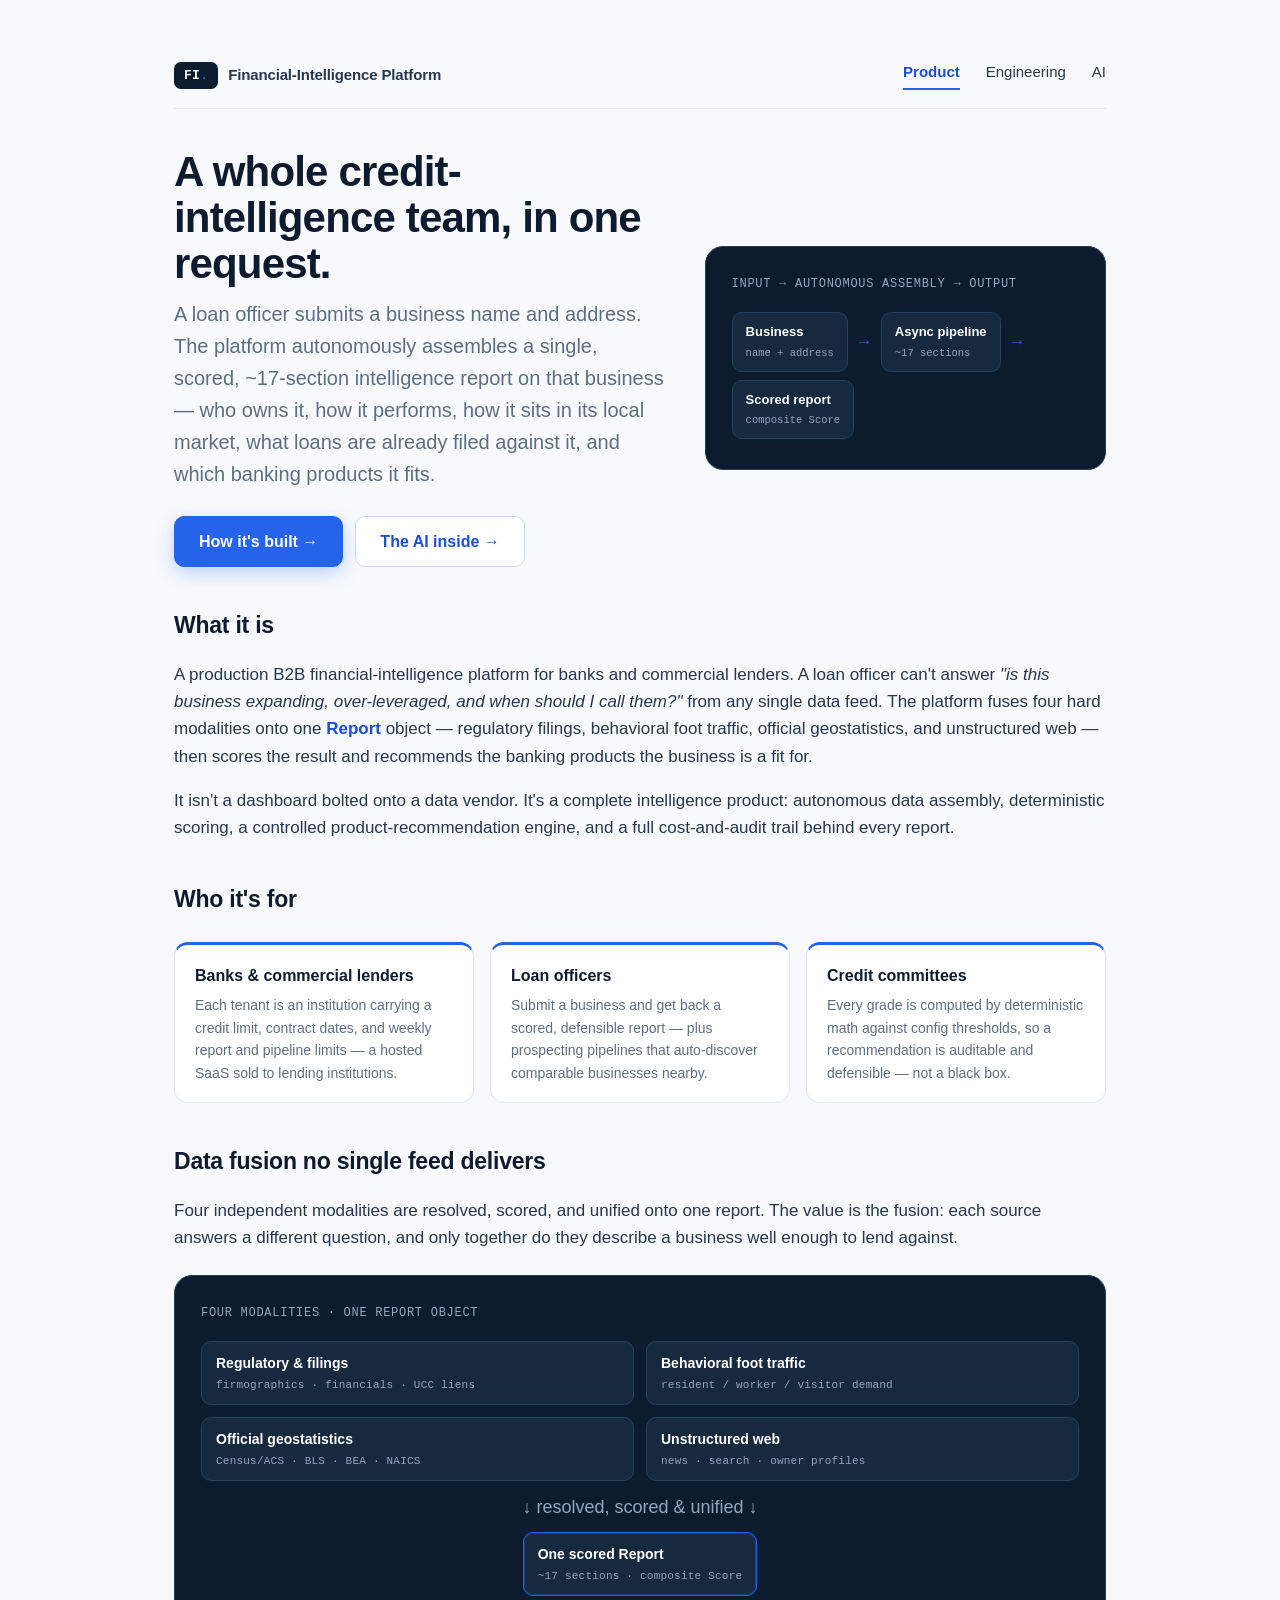
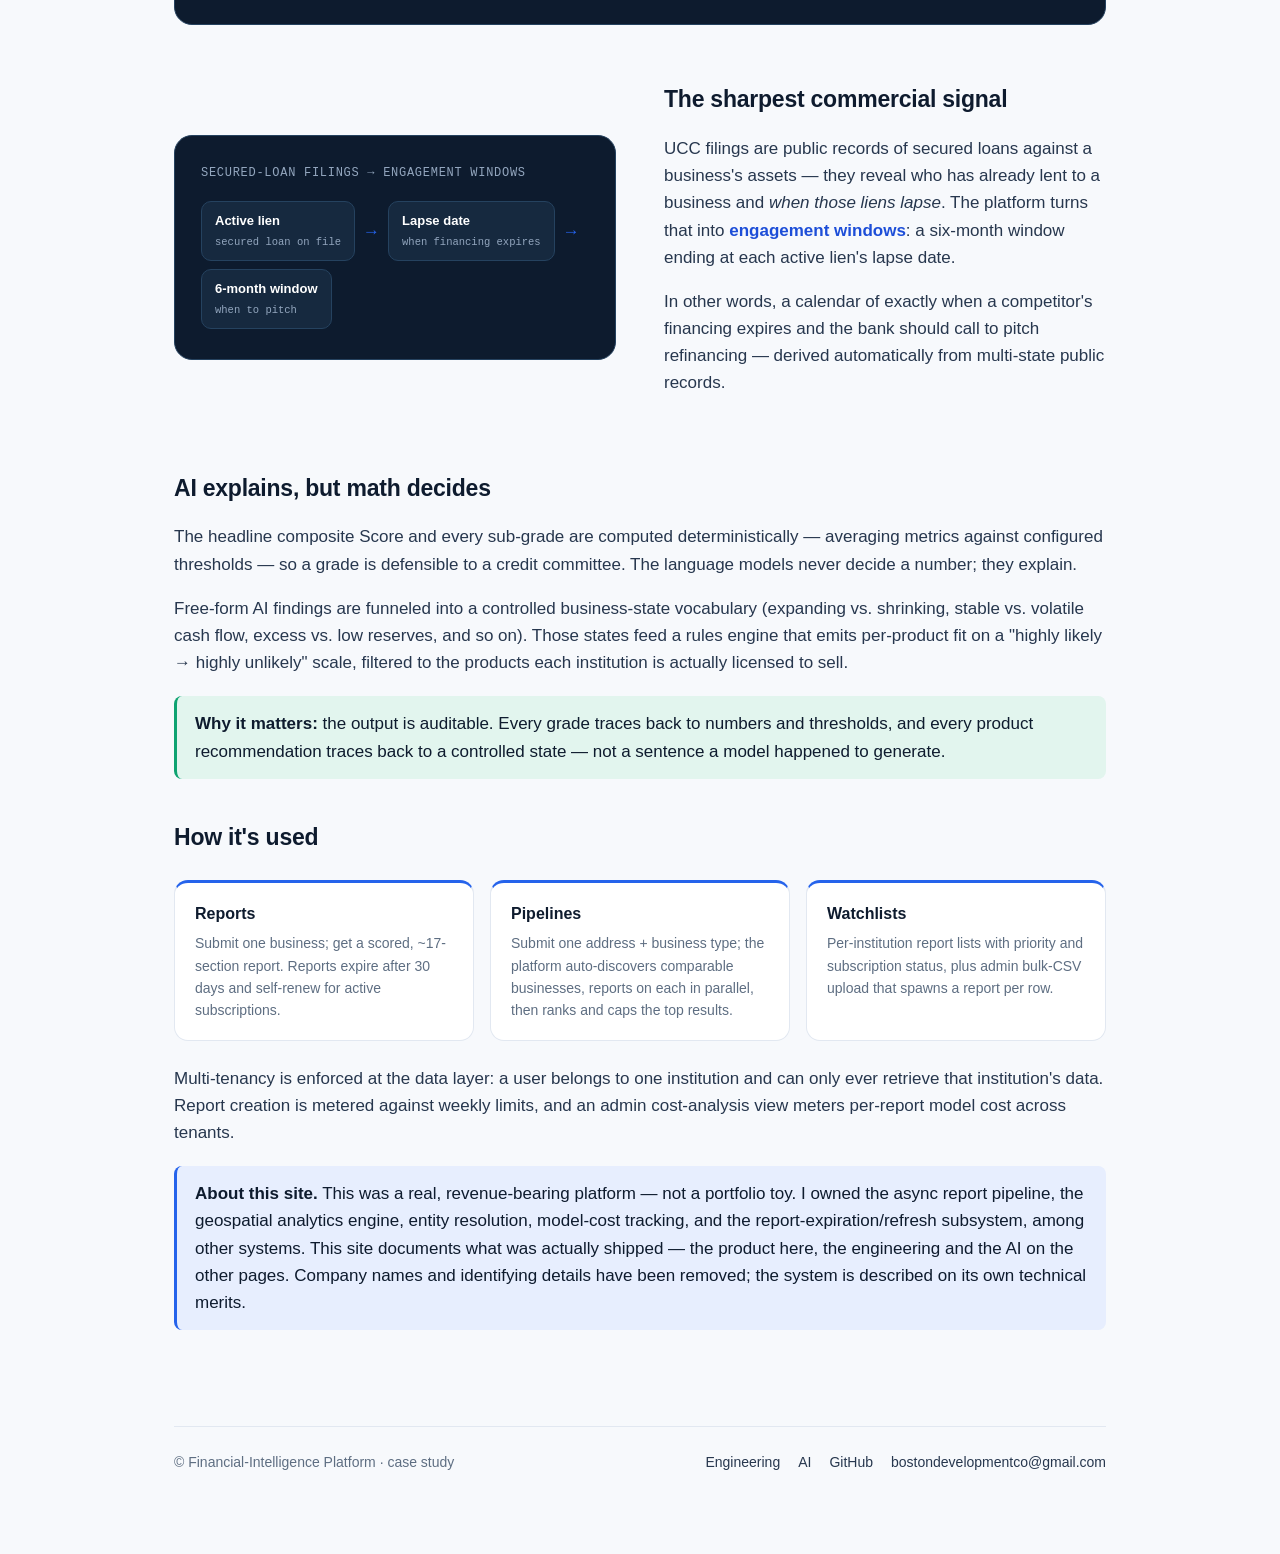
<file: index.html>
<!doctype html>
<html lang="en">
  <head>
    <meta charset="utf-8" />
    <meta name="viewport" content="width=device-width, initial-scale=1" />
    <title>Financial-Intelligence Platform — autonomous business intelligence for lenders</title>
    <meta
      name="description"
      content="A production B2B financial-intelligence platform for banks and commercial lenders: a loan officer submits a business name and address, and the system autonomously assembles a single, scored, ~17-section intelligence report — ownership, financials, local-market position, secured-loan filings, and product fit."
    />
    <link rel="icon" type="image/svg+xml" href="assets/favicon.svg" />
    <meta name="theme-color" content="#0D1B2E" />
    <link rel="stylesheet" href="styles.css" />
  </head>
  <body>
    <main class="page wide">
      <nav class="site-nav" aria-label="Primary">
        <a class="nav-brand" href="index.html" aria-label="Home">
          <span class="brand-mark">FI<span class="dot">.</span></span>
          <span class="brand-text">Financial-Intelligence Platform</span>
        </a>
        <div class="nav-links">
          <a href="index.html" class="active">Product</a>
          <a href="engineering.html">Engineering</a>
          <a href="ai.html">AI</a>
        </div>
      </nav>

      <header class="hero">
        <div class="hero-grid">
          <div class="hero-copy">
            <h1>A whole credit-intelligence team, in one request.</h1>
            <p class="lede">
              A loan officer submits a business name and address. The platform
              autonomously assembles a single, scored, ~17-section intelligence
              report on that business — who owns it, how it performs, how it
              sits in its local market, what loans are already filed against it,
              and which banking products it fits.
            </p>
            <div class="cta-row">
              <a class="btn" href="engineering.html">How it's built →</a>
              <a class="btn btn-secondary" href="ai.html">The AI inside →</a>
            </div>
          </div>
          <div class="hero-visual">
            <div class="diagram">
              <p class="diagram-cap">Input → autonomous assembly → output</p>
              <div class="flow">
                <div class="step"><b>Business</b><small>name + address</small></div>
                <span class="arrow">→</span>
                <div class="step"><b>Async pipeline</b><small>~17 sections</small></div>
                <span class="arrow">→</span>
                <div class="step"><b>Scored report</b><small>composite Score</small></div>
              </div>
            </div>
          </div>
        </div>
      </header>

      <!-- What it is ----------------------------------------------------- -->
      <section>
        <h2>What it is</h2>
        <p>
          A production B2B financial-intelligence platform for banks and
          commercial lenders. A loan officer can't answer
          <em>"is this business expanding, over-leveraged, and when should I
          call them?"</em> from any single data feed. The platform fuses four
          hard modalities onto one <span class="accent-b">Report</span> object —
          regulatory filings, behavioral foot traffic, official geostatistics,
          and unstructured web — then scores the result and recommends the
          banking products the business is a fit for.
        </p>
        <p>
          It isn't a dashboard bolted onto a data vendor. It's a complete
          intelligence product: autonomous data assembly, deterministic scoring,
          a controlled product-recommendation engine, and a full cost-and-audit
          trail behind every report.
        </p>
      </section>

      <!-- Who it's for --------------------------------------------------- -->
      <section>
        <h2>Who it's for</h2>
        <div class="persona-grid">
          <div class="persona">
            <h3>Banks &amp; commercial lenders</h3>
            <p>Each tenant is an institution carrying a credit limit, contract dates, and weekly report and pipeline limits — a hosted SaaS sold to lending institutions.</p>
          </div>
          <div class="persona">
            <h3>Loan officers</h3>
            <p>Submit a business and get back a scored, defensible report — plus prospecting pipelines that auto-discover comparable businesses nearby.</p>
          </div>
          <div class="persona">
            <h3>Credit committees</h3>
            <p>Every grade is computed by deterministic math against config thresholds, so a recommendation is auditable and defensible — not a black box.</p>
          </div>
        </div>
      </section>

      <!-- Data fusion diagram -------------------------------------------- -->
      <section>
        <h2>Data fusion no single feed delivers</h2>
        <p>
          Four independent modalities are resolved, scored, and unified onto one
          report. The value is the fusion: each source answers a different
          question, and only together do they describe a business well enough to
          lend against.
        </p>
        <div class="diagram">
          <p class="diagram-cap">Four modalities · one Report object</p>
          <div class="node-grid">
            <div class="node"><b>Regulatory &amp; filings</b><small>firmographics · financials · UCC liens</small></div>
            <div class="node"><b>Behavioral foot traffic</b><small>resident / worker / visitor demand</small></div>
            <div class="node"><b>Official geostatistics</b><small>Census/ACS · BLS · BEA · NAICS</small></div>
            <div class="node"><b>Unstructured web</b><small>news · search · owner profiles</small></div>
          </div>
          <div class="converge">↓ resolved, scored &amp; unified ↓</div>
          <div class="dag">
            <div class="rung">
              <div class="node accent"><b>One scored Report</b><small>~17 sections · composite Score</small></div>
            </div>
          </div>
        </div>
      </section>

      <!-- Feature: filings / engagement windows -------------------------- -->
      <section class="feature-row">
        <div class="feature-shot">
          <div class="diagram">
            <p class="diagram-cap">Secured-loan filings → engagement windows</p>
            <div class="flow">
              <div class="step"><b>Active lien</b><small>secured loan on file</small></div>
              <span class="arrow">→</span>
              <div class="step"><b>Lapse date</b><small>when financing expires</small></div>
              <span class="arrow">→</span>
              <div class="step"><b>6-month window</b><small>when to pitch</small></div>
            </div>
          </div>
        </div>
        <div class="feature-copy">
          <h2>The sharpest commercial signal</h2>
          <p>
            UCC filings are public records of secured loans against a business's
            assets — they reveal who has already lent to a business and
            <em>when those liens lapse</em>. The platform turns that into
            <span class="accent-b">engagement windows</span>: a six-month window
            ending at each active lien's lapse date.
          </p>
          <p>
            In other words, a calendar of exactly when a competitor's financing
            expires and the bank should call to pitch refinancing — derived
            automatically from multi-state public records.
          </p>
        </div>
      </section>

      <!-- The deterministic bridge --------------------------------------- -->
      <section>
        <h2>AI explains, but math decides</h2>
        <p>
          The headline composite Score and every sub-grade are computed
          deterministically — averaging metrics against configured thresholds —
          so a grade is defensible to a credit committee. The language models
          never decide a number; they explain.
        </p>
        <p>
          Free-form AI findings are funneled into a controlled business-state
          vocabulary (expanding vs. shrinking, stable vs. volatile cash flow,
          excess vs. low reserves, and so on). Those states feed a rules engine
          that emits per-product fit on a "highly likely → highly unlikely"
          scale, filtered to the products each institution is actually licensed
          to sell.
        </p>
        <div class="callout green">
          <p>
            <strong>Why it matters:</strong> the output is auditable. Every grade
            traces back to numbers and thresholds, and every product
            recommendation traces back to a controlled state — not a sentence a
            model happened to generate.
          </p>
        </div>
      </section>

      <!-- Workflows ------------------------------------------------------ -->
      <section>
        <h2>How it's used</h2>
        <div class="persona-grid">
          <div class="persona">
            <h3>Reports</h3>
            <p>Submit one business; get a scored, ~17-section report. Reports expire after 30 days and self-renew for active subscriptions.</p>
          </div>
          <div class="persona">
            <h3>Pipelines</h3>
            <p>Submit one address + business type; the platform auto-discovers comparable businesses, reports on each in parallel, then ranks and caps the top results.</p>
          </div>
          <div class="persona">
            <h3>Watchlists</h3>
            <p>Per-institution report lists with priority and subscription status, plus admin bulk-CSV upload that spawns a report per row.</p>
          </div>
        </div>
        <p>
          Multi-tenancy is enforced at the data layer: a user belongs to one
          institution and can only ever retrieve that institution's data. Report
          creation is metered against weekly limits, and an admin cost-analysis
          view meters per-report model cost across tenants.
        </p>
      </section>

      <!-- Honest framing ------------------------------------------------- -->
      <section class="callout">
        <p>
          <strong>About this site.</strong> This was a real, revenue-bearing
          platform — not a portfolio toy. I owned the async report pipeline, the
          geospatial analytics engine, entity resolution, model-cost tracking,
          and the report-expiration/refresh subsystem, among other systems. This
          site documents what was actually shipped — the product here, the
          engineering and the AI on the other pages. Company names and
          identifying details have been removed; the system is described on its
          own technical merits.
        </p>
      </section>

      <footer class="site-footer">
        <p>© Financial-Intelligence Platform · case study</p>
        <div class="footer-links">
          <a href="engineering.html">Engineering</a>
          <a href="ai.html">AI</a>
          <a href="https://github.com/bostondevelopment/">GitHub</a>
          <a href="mailto:bostondevelopmentco@gmail.com">bostondevelopmentco@gmail.com</a>
        </div>
      </footer>
    </main>
  </body>
</html>
</file>
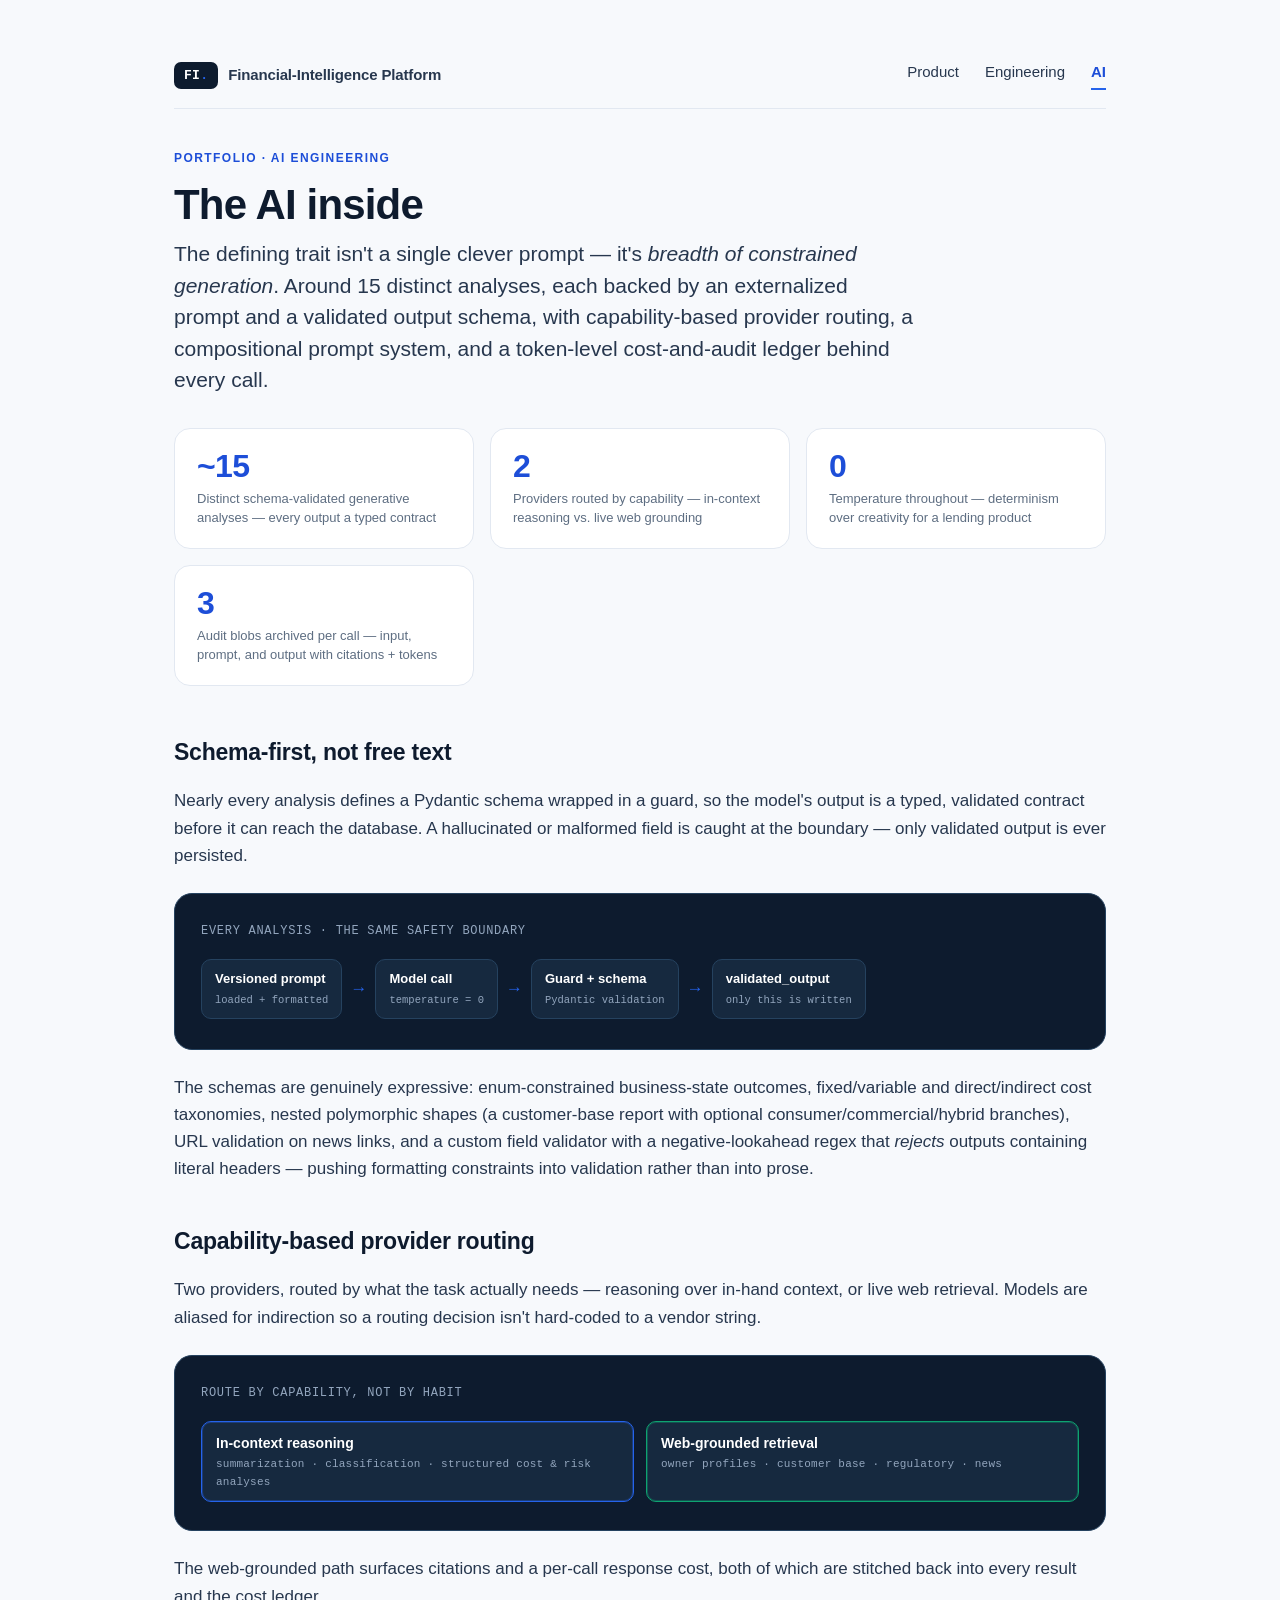
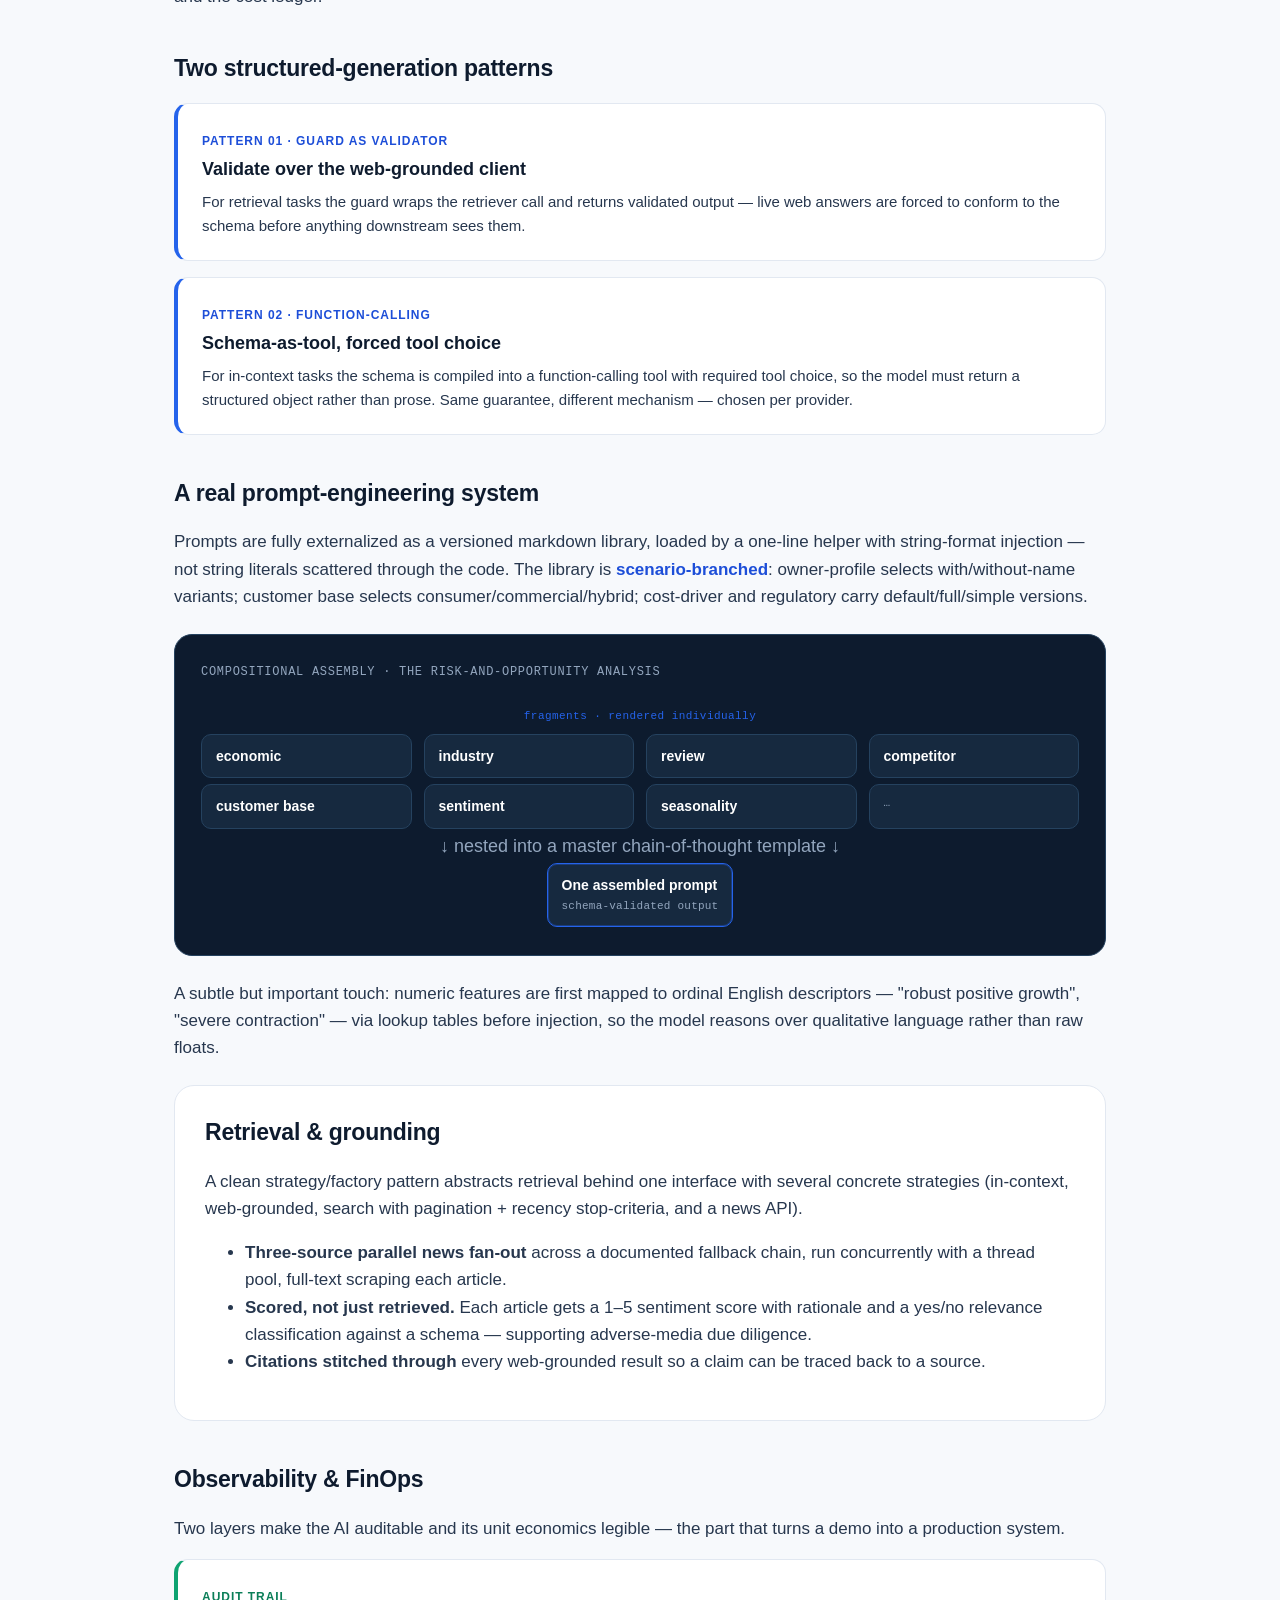
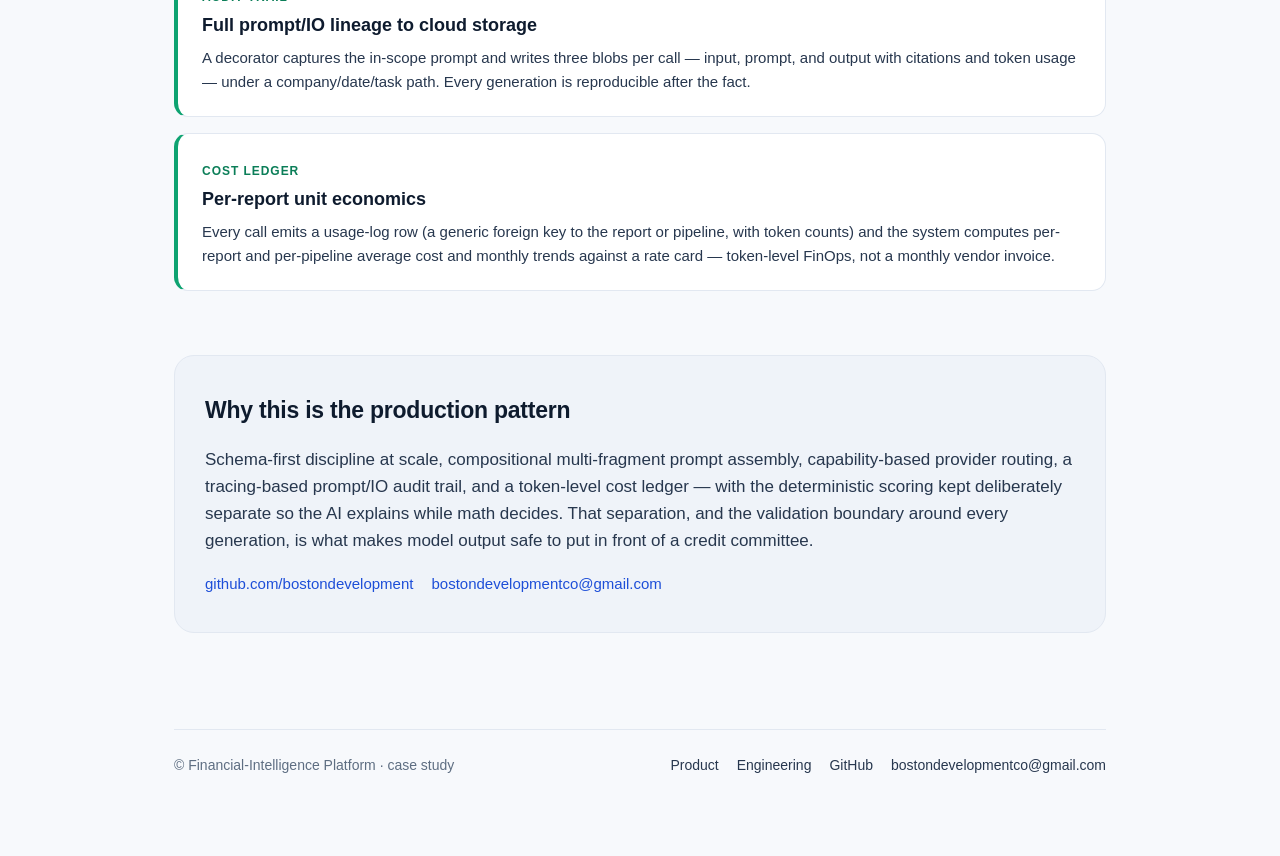
<file: ai.html>
<!doctype html>
<html lang="en">
  <head>
    <meta charset="utf-8" />
    <meta name="viewport" content="width=device-width, initial-scale=1" />
    <title>AI engineering — constrained generation, structured output, and a cost-and-audit ledger</title>
    <meta
      name="description"
      content="The AI inside the platform: ~15 schema-validated generative analyses with capability-based multi-provider routing, Pydantic + Guardrails structured output, a compositional prompt-engineering system, retrieval grounding, and a token-level cost ledger with a full prompt/IO audit trail."
    />
    <link rel="icon" type="image/svg+xml" href="assets/favicon.svg" />
    <meta name="theme-color" content="#0D1B2E" />
    <link rel="stylesheet" href="styles.css" />
  </head>
  <body>
    <main class="page wide">
      <nav class="site-nav" aria-label="Primary">
        <a class="nav-brand" href="index.html" aria-label="Home">
          <span class="brand-mark">FI<span class="dot">.</span></span>
          <span class="brand-text">Financial-Intelligence Platform</span>
        </a>
        <div class="nav-links">
          <a href="index.html">Product</a>
          <a href="engineering.html">Engineering</a>
          <a href="ai.html" class="active">AI</a>
        </div>
      </nav>

      <header>
        <p class="kicker">Portfolio · AI engineering</p>
        <h1>The AI inside</h1>
        <p class="page-lede">
          The defining trait isn't a single clever prompt — it's
          <em>breadth of constrained generation</em>. Around 15 distinct
          analyses, each backed by an externalized prompt and a validated output
          schema, with capability-based provider routing, a compositional prompt
          system, and a token-level cost-and-audit ledger behind every call.
        </p>
      </header>

      <!-- Stat grid ------------------------------------------------------ -->
      <section>
        <div class="stat-grid">
          <div class="stat">
            <span class="stat-num">~15</span>
            <span class="stat-label">Distinct schema-validated generative analyses — every output a typed contract</span>
          </div>
          <div class="stat">
            <span class="stat-num">2</span>
            <span class="stat-label">Providers routed by capability — in-context reasoning vs. live web grounding</span>
          </div>
          <div class="stat">
            <span class="stat-num">0</span>
            <span class="stat-label">Temperature throughout — determinism over creativity for a lending product</span>
          </div>
          <div class="stat">
            <span class="stat-num">3</span>
            <span class="stat-label">Audit blobs archived per call — input, prompt, and output with citations + tokens</span>
          </div>
        </div>
      </section>

      <!-- Thesis: constrained generation --------------------------------- -->
      <section>
        <h2>Schema-first, not free text</h2>
        <p>
          Nearly every analysis defines a Pydantic schema wrapped in a guard, so
          the model's output is a typed, validated contract before it can reach
          the database. A hallucinated or malformed field is caught at the
          boundary — only validated output is ever persisted.
        </p>
        <div class="diagram">
          <p class="diagram-cap">Every analysis · the same safety boundary</p>
          <div class="flow">
            <div class="step"><b>Versioned prompt</b><small>loaded + formatted</small></div>
            <span class="arrow">→</span>
            <div class="step"><b>Model call</b><small>temperature = 0</small></div>
            <span class="arrow">→</span>
            <div class="step"><b>Guard + schema</b><small>Pydantic validation</small></div>
            <span class="arrow">→</span>
            <div class="step"><b>validated_output</b><small>only this is written</small></div>
          </div>
        </div>
        <p>
          The schemas are genuinely expressive: enum-constrained business-state
          outcomes, fixed/variable and direct/indirect cost taxonomies, nested
          polymorphic shapes (a customer-base report with optional
          consumer/commercial/hybrid branches), URL validation on news links, and
          a custom field validator with a negative-lookahead regex that
          <em>rejects</em> outputs containing literal headers — pushing
          formatting constraints into validation rather than into prose.
        </p>
      </section>

      <!-- Multi-provider routing ----------------------------------------- -->
      <section>
        <h2>Capability-based provider routing</h2>
        <p>
          Two providers, routed by what the task actually needs — reasoning over
          in-hand context, or live web retrieval. Models are aliased for
          indirection so a routing decision isn't hard-coded to a vendor string.
        </p>
        <div class="diagram">
          <p class="diagram-cap">Route by capability, not by habit</p>
          <div class="node-grid">
            <div class="node accent">
              <b>In-context reasoning</b>
              <small>summarization · classification · structured cost &amp; risk analyses</small>
            </div>
            <div class="node green">
              <b>Web-grounded retrieval</b>
              <small>owner profiles · customer base · regulatory · news</small>
            </div>
          </div>
        </div>
        <p>
          The web-grounded path surfaces citations and a per-call response cost,
          both of which are stitched back into every result and the cost ledger.
        </p>
      </section>

      <!-- Structured generation patterns --------------------------------- -->
      <section>
        <h2>Two structured-generation patterns</h2>
        <div class="engine">
          <span class="engine-num">Pattern 01 · Guard as validator</span>
          <h3>Validate over the web-grounded client</h3>
          <p>
            For retrieval tasks the guard wraps the retriever call and returns
            validated output — live web answers are forced to conform to the
            schema before anything downstream sees them.
          </p>
        </div>
        <div class="engine">
          <span class="engine-num">Pattern 02 · Function-calling</span>
          <h3>Schema-as-tool, forced tool choice</h3>
          <p>
            For in-context tasks the schema is compiled into a function-calling
            tool with required tool choice, so the model must return a structured
            object rather than prose. Same guarantee, different mechanism — chosen
            per provider.
          </p>
        </div>
      </section>

      <!-- Prompt engineering system -------------------------------------- -->
      <section>
        <h2>A real prompt-engineering system</h2>
        <p>
          Prompts are fully externalized as a versioned markdown library, loaded
          by a one-line helper with string-format injection — not string
          literals scattered through the code. The library is
          <span class="accent-b">scenario-branched</span>: owner-profile selects
          with/without-name variants; customer base selects
          consumer/commercial/hybrid; cost-driver and regulatory carry
          default/full/simple versions.
        </p>
        <div class="diagram">
          <p class="diagram-cap">Compositional assembly · the risk-and-opportunity analysis</p>
          <div class="dag">
            <div class="rung-label">fragments · rendered individually</div>
            <div class="fan cols-4">
              <div class="node"><b>economic</b></div>
              <div class="node"><b>industry</b></div>
              <div class="node"><b>review</b></div>
              <div class="node"><b>competitor</b></div>
            </div>
            <div class="fan cols-4">
              <div class="node"><b>customer base</b></div>
              <div class="node"><b>sentiment</b></div>
              <div class="node"><b>seasonality</b></div>
              <div class="node"><small>…</small></div>
            </div>
            <div class="connector">↓ nested into a master chain-of-thought template ↓</div>
            <div class="rung">
              <div class="node accent"><b>One assembled prompt</b><small>schema-validated output</small></div>
            </div>
          </div>
        </div>
        <p>
          A subtle but important touch: numeric features are first mapped to
          ordinal English descriptors — "robust positive growth", "severe
          contraction" — via lookup tables before injection, so the model reasons
          over qualitative language rather than raw floats.
        </p>
      </section>

      <!-- Retrieval & grounding ------------------------------------------ -->
      <section class="card">
        <h2>Retrieval &amp; grounding</h2>
        <p>
          A clean strategy/factory pattern abstracts retrieval behind one
          interface with several concrete strategies (in-context, web-grounded,
          search with pagination + recency stop-criteria, and a news API).
        </p>
        <ul>
          <li>
            <strong>Three-source parallel news fan-out</strong> across a
            documented fallback chain, run concurrently with a thread pool, full-text
            scraping each article.
          </li>
          <li>
            <strong>Scored, not just retrieved.</strong> Each article gets a 1–5
            sentiment score with rationale and a yes/no relevance classification
            against a schema — supporting adverse-media due diligence.
          </li>
          <li>
            <strong>Citations stitched through</strong> every web-grounded result
            so a claim can be traced back to a source.
          </li>
        </ul>
      </section>

      <!-- Observability / FinOps ----------------------------------------- -->
      <section>
        <h2>Observability &amp; FinOps</h2>
        <p>
          Two layers make the AI auditable and its unit economics legible — the
          part that turns a demo into a production system.
        </p>
        <div class="engine green">
          <span class="engine-num">Audit trail</span>
          <h3>Full prompt/IO lineage to cloud storage</h3>
          <p>
            A decorator captures the in-scope prompt and writes three blobs per
            call — input, prompt, and output with citations and token usage —
            under a company/date/task path. Every generation is reproducible
            after the fact.
          </p>
        </div>
        <div class="engine green">
          <span class="engine-num">Cost ledger</span>
          <h3>Per-report unit economics</h3>
          <p>
            Every call emits a usage-log row (a generic foreign key to the report
            or pipeline, with token counts) and the system computes per-report and
            per-pipeline average cost and monthly trends against a rate card —
            token-level FinOps, not a monthly vendor invoice.
          </p>
        </div>
      </section>

      <!-- Closing -------------------------------------------------------- -->
      <section class="closing">
        <h2>Why this is the production pattern</h2>
        <p>
          Schema-first discipline at scale, compositional multi-fragment prompt
          assembly, capability-based provider routing, a tracing-based prompt/IO
          audit trail, and a token-level cost ledger — with the deterministic
          scoring kept deliberately separate so the AI explains while math
          decides. That separation, and the validation boundary around every
          generation, is what makes model output safe to put in front of a credit
          committee.
        </p>
        <div class="contact-row">
          <a href="https://github.com/bostondevelopment/">github.com/bostondevelopment</a>
          <a href="mailto:bostondevelopmentco@gmail.com">bostondevelopmentco@gmail.com</a>
        </div>
      </section>

      <footer class="site-footer">
        <p>© Financial-Intelligence Platform · case study</p>
        <div class="footer-links">
          <a href="index.html">Product</a>
          <a href="engineering.html">Engineering</a>
          <a href="https://github.com/bostondevelopment/">GitHub</a>
          <a href="mailto:bostondevelopmentco@gmail.com">bostondevelopmentco@gmail.com</a>
        </div>
      </footer>
    </main>
  </body>
</html>
</file>
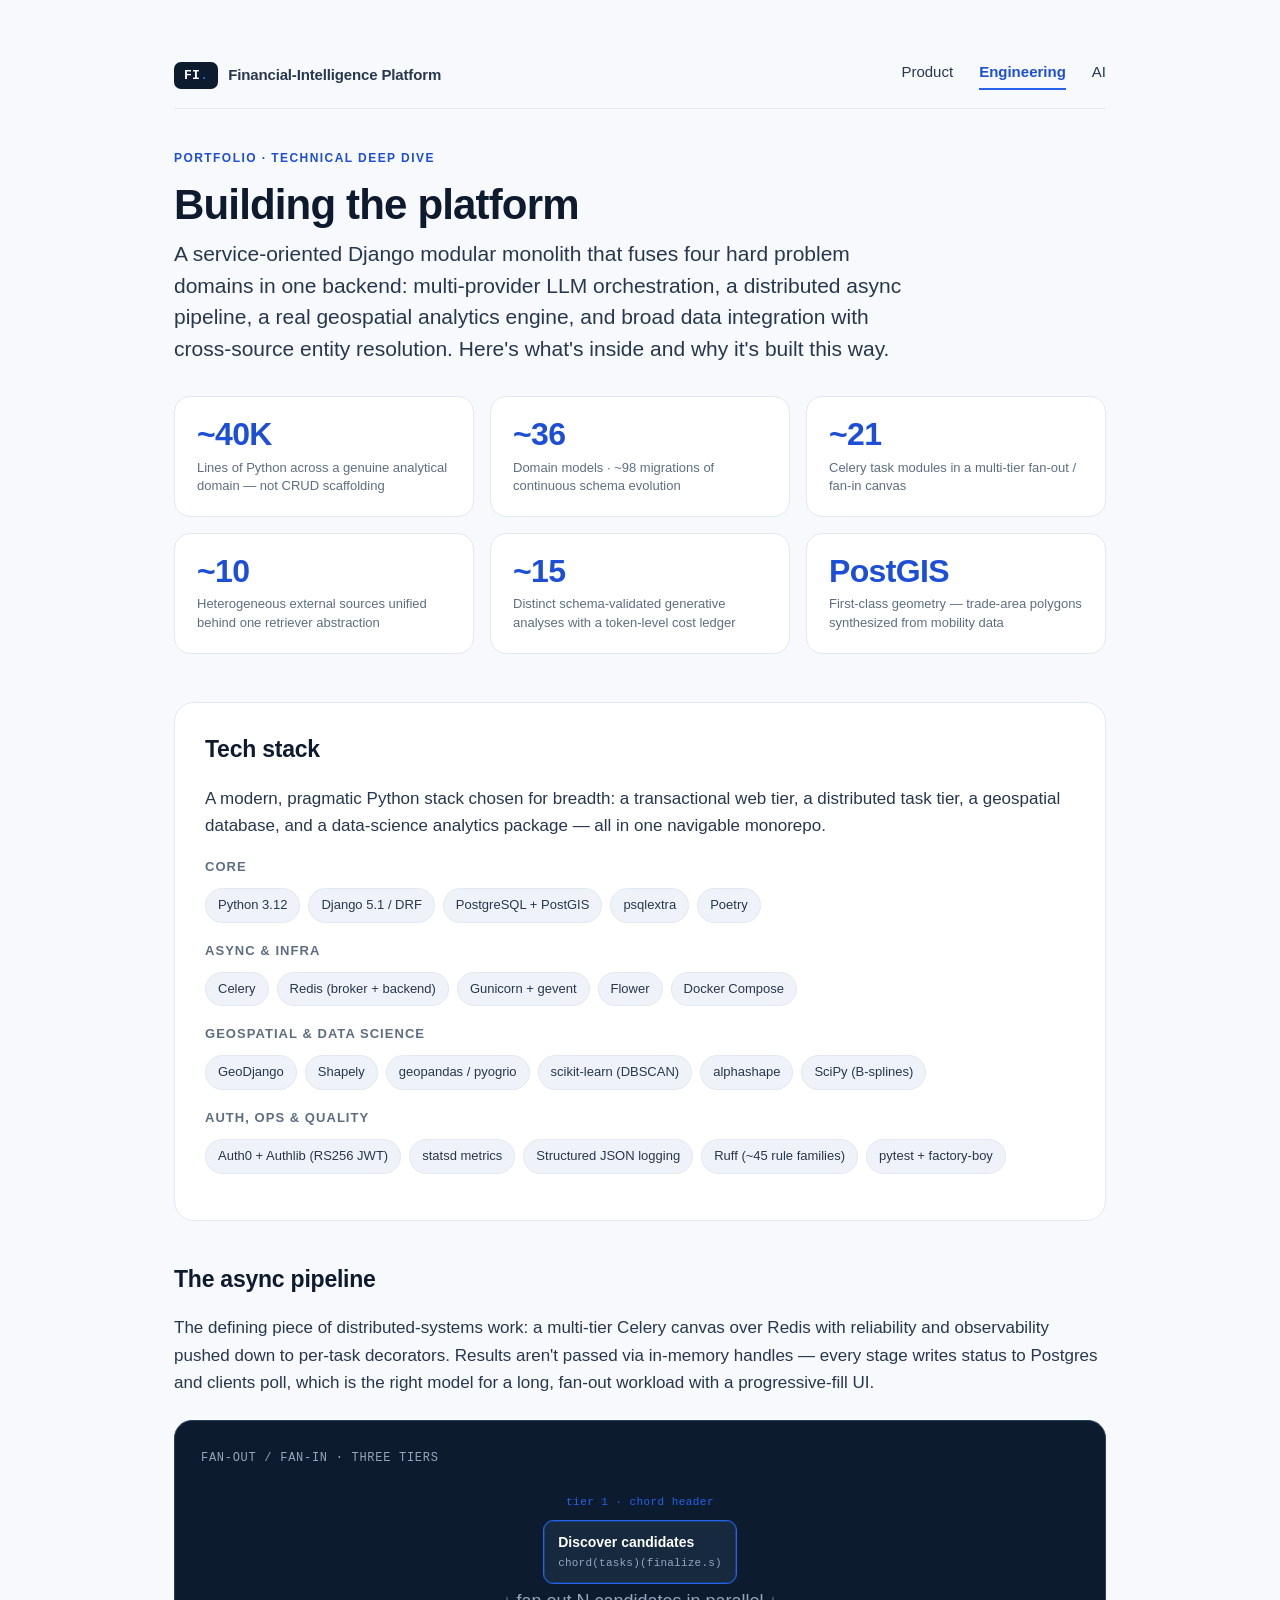
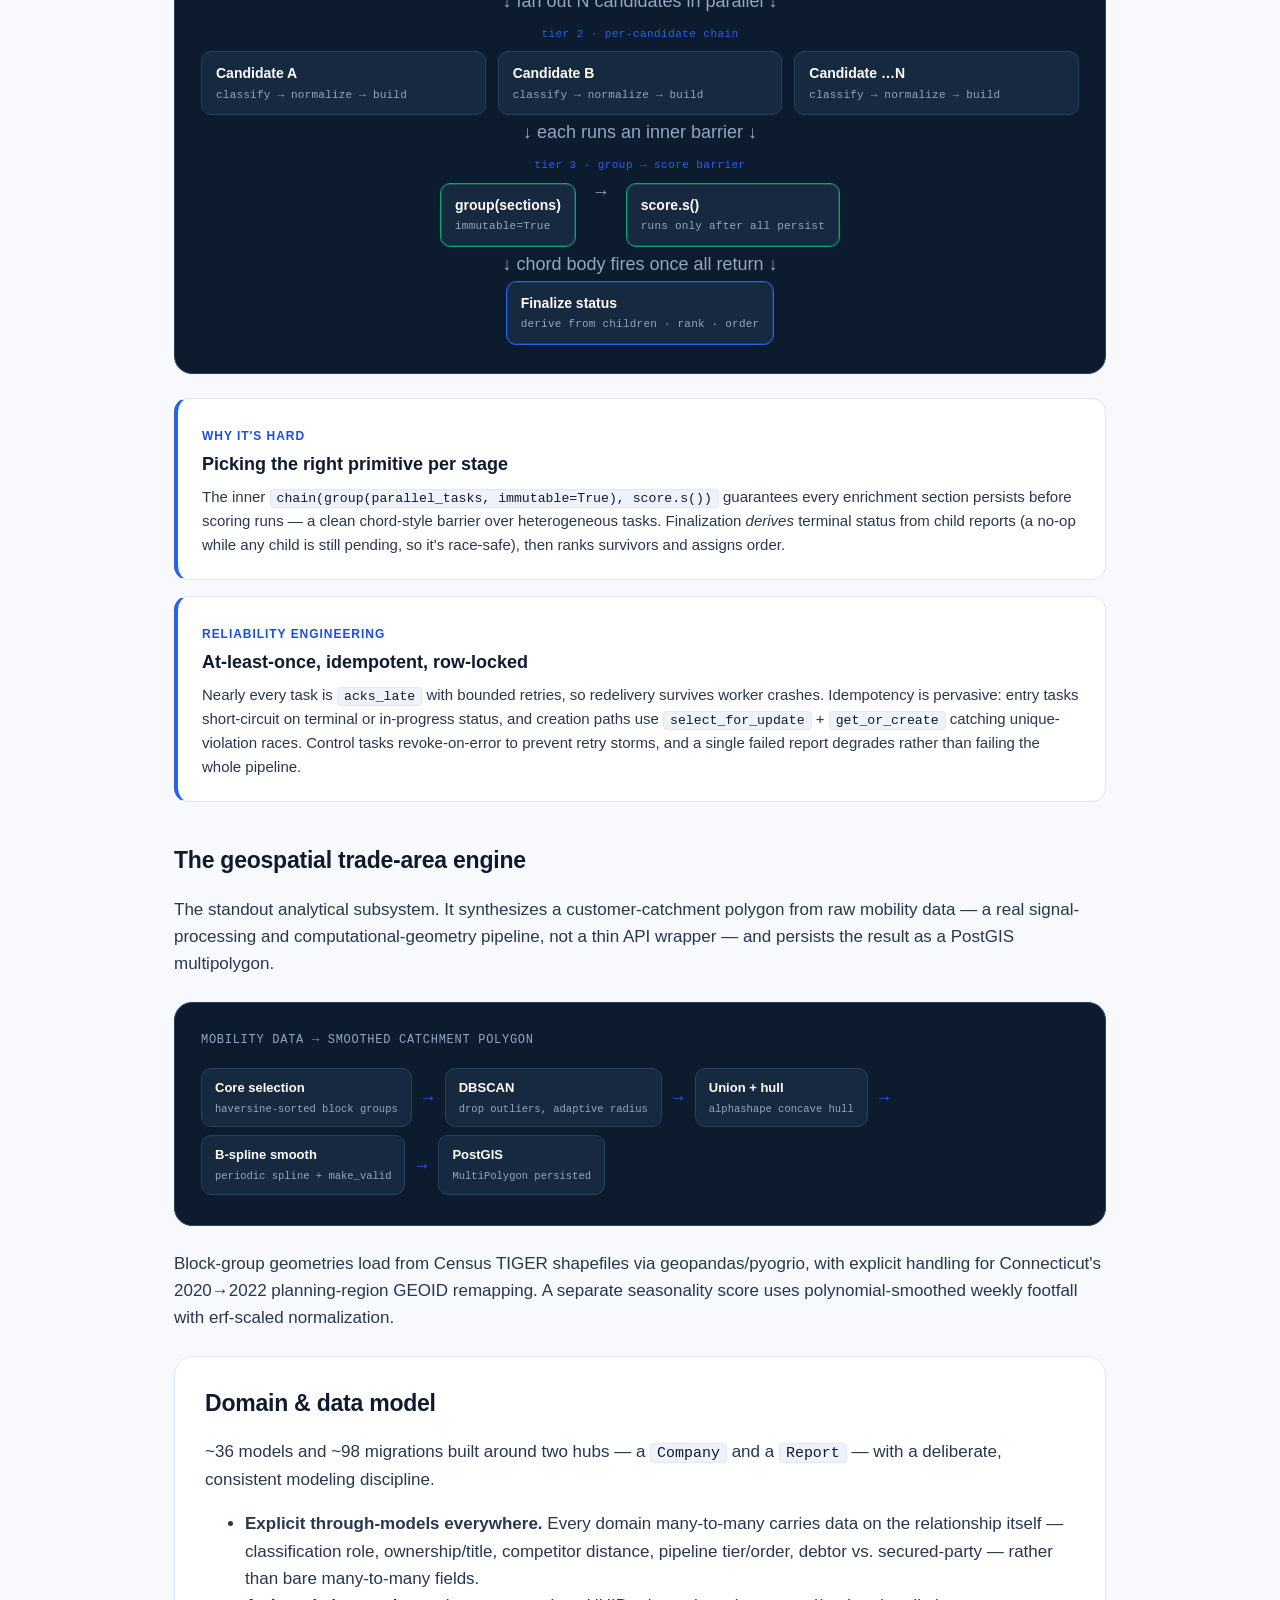
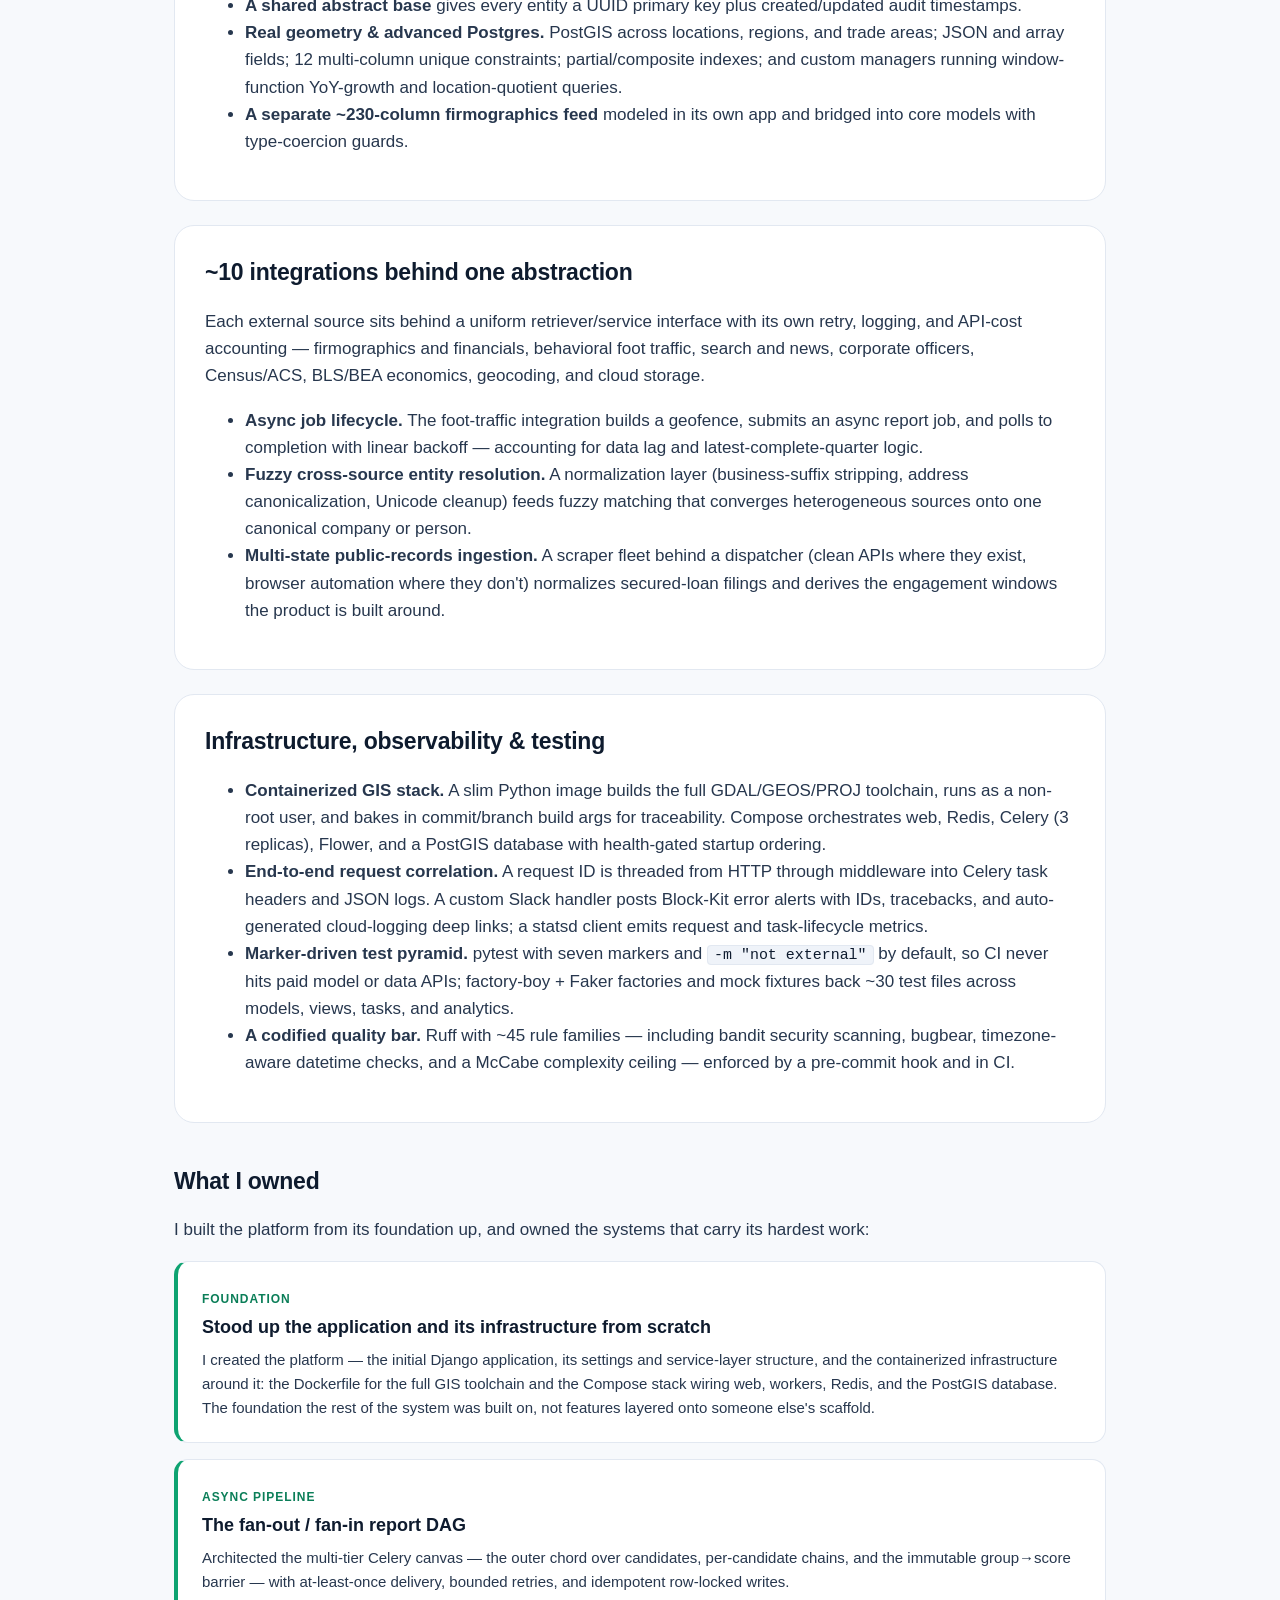
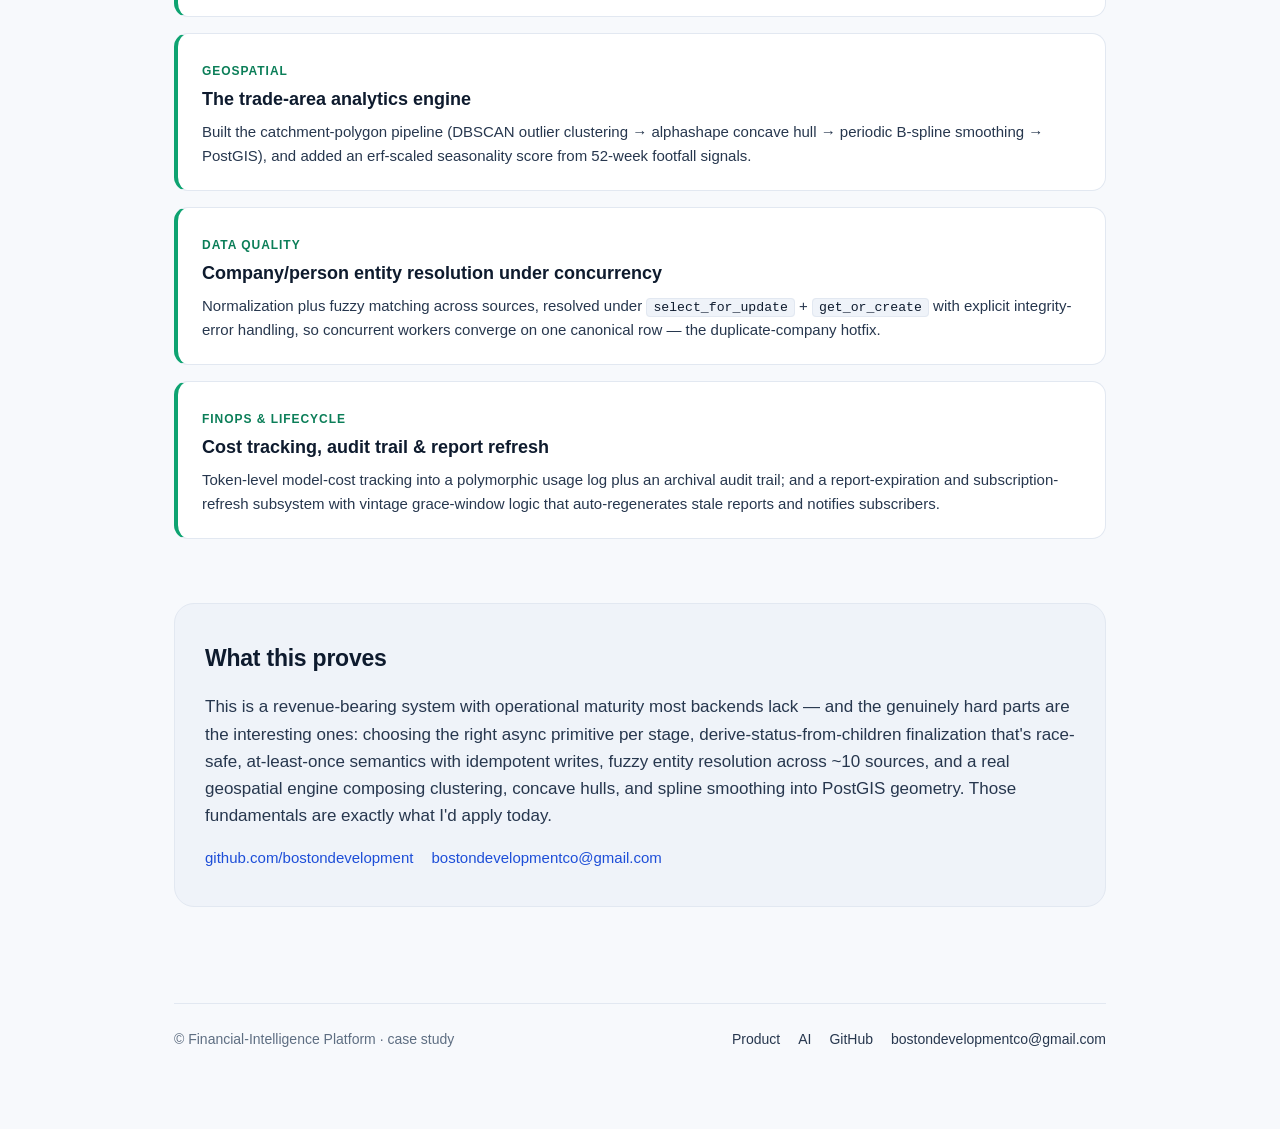
<file: engineering.html>
<!doctype html>
<html lang="en">
  <head>
    <meta charset="utf-8" />
    <meta name="viewport" content="width=device-width, initial-scale=1" />
    <title>Engineering — async pipelines, geospatial analytics, and data fusion at scale</title>
    <meta
      name="description"
      content="How the platform is built: a service-oriented Django modular monolith with a multi-tier Celery fan-out/fan-in pipeline, a real PostGIS geospatial trade-area engine, ~10 external data integrations behind one abstraction, and production-grade observability."
    />
    <link rel="icon" type="image/svg+xml" href="assets/favicon.svg" />
    <meta name="theme-color" content="#0D1B2E" />
    <link rel="stylesheet" href="styles.css" />
  </head>
  <body>
    <main class="page wide">
      <nav class="site-nav" aria-label="Primary">
        <a class="nav-brand" href="index.html" aria-label="Home">
          <span class="brand-mark">FI<span class="dot">.</span></span>
          <span class="brand-text">Financial-Intelligence Platform</span>
        </a>
        <div class="nav-links">
          <a href="index.html">Product</a>
          <a href="engineering.html" class="active">Engineering</a>
          <a href="ai.html">AI</a>
        </div>
      </nav>

      <header>
        <p class="kicker">Portfolio · Technical deep dive</p>
        <h1>Building the platform</h1>
        <p class="page-lede">
          A service-oriented Django modular monolith that fuses four hard
          problem domains in one backend: multi-provider LLM orchestration, a
          distributed async pipeline, a real geospatial analytics engine, and
          broad data integration with cross-source entity resolution. Here's
          what's inside and why it's built this way.
        </p>
      </header>

      <!-- Stat grid ------------------------------------------------------ -->
      <section>
        <div class="stat-grid">
          <div class="stat">
            <span class="stat-num">~40K</span>
            <span class="stat-label">Lines of Python across a genuine analytical domain — not CRUD scaffolding</span>
          </div>
          <div class="stat">
            <span class="stat-num">~36</span>
            <span class="stat-label">Domain models · ~98 migrations of continuous schema evolution</span>
          </div>
          <div class="stat">
            <span class="stat-num">~21</span>
            <span class="stat-label">Celery task modules in a multi-tier fan-out / fan-in canvas</span>
          </div>
          <div class="stat">
            <span class="stat-num">~10</span>
            <span class="stat-label">Heterogeneous external sources unified behind one retriever abstraction</span>
          </div>
          <div class="stat">
            <span class="stat-num">~15</span>
            <span class="stat-label">Distinct schema-validated generative analyses with a token-level cost ledger</span>
          </div>
          <div class="stat">
            <span class="stat-num">PostGIS</span>
            <span class="stat-label">First-class geometry — trade-area polygons synthesized from mobility data</span>
          </div>
        </div>
      </section>

      <!-- Tech stack ----------------------------------------------------- -->
      <section class="card">
        <h2>Tech stack</h2>
        <p>
          A modern, pragmatic Python stack chosen for breadth: a transactional
          web tier, a distributed task tier, a geospatial database, and a
          data-science analytics package — all in one navigable monorepo.
        </p>

        <div class="stack-group">
          <h3>Core</h3>
          <div class="tech-tags">
            <span class="tech-tag">Python 3.12</span>
            <span class="tech-tag">Django 5.1 / DRF</span>
            <span class="tech-tag">PostgreSQL + PostGIS</span>
            <span class="tech-tag">psqlextra</span>
            <span class="tech-tag">Poetry</span>
          </div>
        </div>
        <div class="stack-group">
          <h3>Async &amp; infra</h3>
          <div class="tech-tags">
            <span class="tech-tag">Celery</span>
            <span class="tech-tag">Redis (broker + backend)</span>
            <span class="tech-tag">Gunicorn + gevent</span>
            <span class="tech-tag">Flower</span>
            <span class="tech-tag">Docker Compose</span>
          </div>
        </div>
        <div class="stack-group">
          <h3>Geospatial &amp; data science</h3>
          <div class="tech-tags">
            <span class="tech-tag">GeoDjango</span>
            <span class="tech-tag">Shapely</span>
            <span class="tech-tag">geopandas / pyogrio</span>
            <span class="tech-tag">scikit-learn (DBSCAN)</span>
            <span class="tech-tag">alphashape</span>
            <span class="tech-tag">SciPy (B-splines)</span>
          </div>
        </div>
        <div class="stack-group">
          <h3>Auth, ops &amp; quality</h3>
          <div class="tech-tags">
            <span class="tech-tag">Auth0 + Authlib (RS256 JWT)</span>
            <span class="tech-tag">statsd metrics</span>
            <span class="tech-tag">Structured JSON logging</span>
            <span class="tech-tag">Ruff (~45 rule families)</span>
            <span class="tech-tag">pytest + factory-boy</span>
          </div>
        </div>
      </section>

      <!-- The async DAG -------------------------------------------------- -->
      <section>
        <h2>The async pipeline</h2>
        <p>
          The defining piece of distributed-systems work: a multi-tier Celery
          canvas over Redis with reliability and observability pushed down to
          per-task decorators. Results aren't passed via in-memory handles —
          every stage writes status to Postgres and clients poll, which is the
          right model for a long, fan-out workload with a progressive-fill UI.
        </p>

        <div class="diagram">
          <p class="diagram-cap">Fan-out / fan-in · three tiers</p>
          <div class="dag">
            <div class="rung-label">tier 1 · chord header</div>
            <div class="rung">
              <div class="node accent"><b>Discover candidates</b><small>chord(tasks)(finalize.s)</small></div>
            </div>
            <div class="connector">↓ fan out N candidates in parallel ↓</div>
            <div class="rung-label">tier 2 · per-candidate chain</div>
            <div class="fan">
              <div class="node"><b>Candidate A</b><small>classify → normalize → build</small></div>
              <div class="node"><b>Candidate B</b><small>classify → normalize → build</small></div>
              <div class="node"><b>Candidate …N</b><small>classify → normalize → build</small></div>
            </div>
            <div class="connector">↓ each runs an inner barrier ↓</div>
            <div class="rung-label">tier 3 · group → score barrier</div>
            <div class="rung">
              <div class="node green"><b>group(sections)</b><small>immutable=True</small></div>
              <span class="connector" style="padding:0 4px">→</span>
              <div class="node green"><b>score.s()</b><small>runs only after all persist</small></div>
            </div>
            <div class="connector">↓ chord body fires once all return ↓</div>
            <div class="rung">
              <div class="node accent"><b>Finalize status</b><small>derive from children · rank · order</small></div>
            </div>
          </div>
        </div>

        <div class="engine">
          <span class="engine-num">Why it's hard</span>
          <h3>Picking the right primitive per stage</h3>
          <p>
            The inner <code>chain(group(parallel_tasks, immutable=True),
            score.s())</code> guarantees every enrichment section persists before
            scoring runs — a clean chord-style barrier over heterogeneous tasks.
            Finalization <em>derives</em> terminal status from child reports
            (a no-op while any child is still pending, so it's race-safe), then
            ranks survivors and assigns order.
          </p>
        </div>
        <div class="engine">
          <span class="engine-num">Reliability engineering</span>
          <h3>At-least-once, idempotent, row-locked</h3>
          <p>
            Nearly every task is <code>acks_late</code> with bounded retries, so
            redelivery survives worker crashes. Idempotency is pervasive: entry
            tasks short-circuit on terminal or in-progress status, and creation
            paths use <code>select_for_update</code> + <code>get_or_create</code>
            catching unique-violation races. Control tasks revoke-on-error to
            prevent retry storms, and a single failed report degrades rather than
            failing the whole pipeline.
          </p>
        </div>
      </section>

      <!-- Geospatial engine ---------------------------------------------- -->
      <section>
        <h2>The geospatial trade-area engine</h2>
        <p>
          The standout analytical subsystem. It synthesizes a customer-catchment
          polygon from raw mobility data — a real signal-processing and
          computational-geometry pipeline, not a thin API wrapper — and persists
          the result as a PostGIS multipolygon.
        </p>
        <div class="diagram">
          <p class="diagram-cap">Mobility data → smoothed catchment polygon</p>
          <div class="flow">
            <div class="step"><b>Core selection</b><small>haversine-sorted block groups</small></div>
            <span class="arrow">→</span>
            <div class="step"><b>DBSCAN</b><small>drop outliers, adaptive radius</small></div>
            <span class="arrow">→</span>
            <div class="step"><b>Union + hull</b><small>alphashape concave hull</small></div>
            <span class="arrow">→</span>
            <div class="step"><b>B-spline smooth</b><small>periodic spline + make_valid</small></div>
            <span class="arrow">→</span>
            <div class="step"><b>PostGIS</b><small>MultiPolygon persisted</small></div>
          </div>
        </div>
        <p>
          Block-group geometries load from Census TIGER shapefiles via
          geopandas/pyogrio, with explicit handling for Connecticut's 2020→2022
          planning-region GEOID remapping. A separate seasonality score uses
          polynomial-smoothed weekly footfall with erf-scaled normalization.
        </p>
      </section>

      <!-- Data model & integrations -------------------------------------- -->
      <section class="card">
        <h2>Domain &amp; data model</h2>
        <p>
          ~36 models and ~98 migrations built around two hubs — a
          <code>Company</code> and a <code>Report</code> — with a deliberate,
          consistent modeling discipline.
        </p>
        <ul>
          <li>
            <strong>Explicit through-models everywhere.</strong> Every domain
            many-to-many carries data on the relationship itself — classification
            role, ownership/title, competitor distance, pipeline tier/order,
            debtor vs. secured-party — rather than bare many-to-many fields.
          </li>
          <li>
            <strong>A shared abstract base</strong> gives every entity a UUID
            primary key plus created/updated audit timestamps.
          </li>
          <li>
            <strong>Real geometry &amp; advanced Postgres.</strong> PostGIS
            across locations, regions, and trade areas; JSON and array fields;
            12 multi-column unique constraints; partial/composite indexes; and
            custom managers running window-function YoY-growth and
            location-quotient queries.
          </li>
          <li>
            <strong>A separate ~230-column firmographics feed</strong> modeled
            in its own app and bridged into core models with type-coercion
            guards.
          </li>
        </ul>
      </section>

      <section class="card">
        <h2>~10 integrations behind one abstraction</h2>
        <p>
          Each external source sits behind a uniform retriever/service interface
          with its own retry, logging, and API-cost accounting — firmographics
          and financials, behavioral foot traffic, search and news, corporate
          officers, Census/ACS, BLS/BEA economics, geocoding, and cloud storage.
        </p>
        <ul>
          <li>
            <strong>Async job lifecycle.</strong> The foot-traffic integration
            builds a geofence, submits an async report job, and polls to
            completion with linear backoff — accounting for data lag and
            latest-complete-quarter logic.
          </li>
          <li>
            <strong>Fuzzy cross-source entity resolution.</strong> A
            normalization layer (business-suffix stripping, address
            canonicalization, Unicode cleanup) feeds fuzzy matching that
            converges heterogeneous sources onto one canonical company or person.
          </li>
          <li>
            <strong>Multi-state public-records ingestion.</strong> A scraper
            fleet behind a dispatcher (clean APIs where they exist, browser
            automation where they don't) normalizes secured-loan filings and
            derives the engagement windows the product is built around.
          </li>
        </ul>
      </section>

      <!-- Infra / observability / testing -------------------------------- -->
      <section class="card">
        <h2>Infrastructure, observability &amp; testing</h2>
        <ul>
          <li>
            <strong>Containerized GIS stack.</strong> A slim Python image builds
            the full GDAL/GEOS/PROJ toolchain, runs as a non-root user, and bakes
            in commit/branch build args for traceability. Compose orchestrates
            web, Redis, Celery (3 replicas), Flower, and a PostGIS database with
            health-gated startup ordering.
          </li>
          <li>
            <strong>End-to-end request correlation.</strong> A request ID is
            threaded from HTTP through middleware into Celery task headers and
            JSON logs. A custom Slack handler posts Block-Kit error alerts with
            IDs, tracebacks, and auto-generated cloud-logging deep links; a statsd
            client emits request and task-lifecycle metrics.
          </li>
          <li>
            <strong>Marker-driven test pyramid.</strong> pytest with seven
            markers and <code>-m "not external"</code> by default, so CI never
            hits paid model or data APIs; factory-boy + Faker factories and mock
            fixtures back ~30 test files across models, views, tasks, and
            analytics.
          </li>
          <li>
            <strong>A codified quality bar.</strong> Ruff with ~45 rule families
            — including bandit security scanning, bugbear, timezone-aware
            datetime checks, and a McCabe complexity ceiling — enforced by a
            pre-commit hook and in CI.
          </li>
        </ul>
      </section>

      <!-- My contributions ----------------------------------------------- -->
      <section>
        <h2>What I owned</h2>
        <p>
          I built the platform from its foundation up, and owned the systems
          that carry its hardest work:
        </p>
        <div class="engine green">
          <span class="engine-num">Foundation</span>
          <h3>Stood up the application and its infrastructure from scratch</h3>
          <p>
            I created the platform — the initial Django application, its settings
            and service-layer structure, and the containerized infrastructure
            around it: the Dockerfile for the full GIS toolchain and the Compose
            stack wiring web, workers, Redis, and the PostGIS database. The
            foundation the rest of the system was built on, not features layered
            onto someone else's scaffold.
          </p>
        </div>
        <div class="engine green">
          <span class="engine-num">Async pipeline</span>
          <h3>The fan-out / fan-in report DAG</h3>
          <p>
            Architected the multi-tier Celery canvas — the outer chord over
            candidates, per-candidate chains, and the immutable group→score
            barrier — with at-least-once delivery, bounded retries, and
            idempotent row-locked writes.
          </p>
        </div>
        <div class="engine green">
          <span class="engine-num">Geospatial</span>
          <h3>The trade-area analytics engine</h3>
          <p>
            Built the catchment-polygon pipeline (DBSCAN outlier clustering →
            alphashape concave hull → periodic B-spline smoothing → PostGIS), and
            added an erf-scaled seasonality score from 52-week footfall signals.
          </p>
        </div>
        <div class="engine green">
          <span class="engine-num">Data quality</span>
          <h3>Company/person entity resolution under concurrency</h3>
          <p>
            Normalization plus fuzzy matching across sources, resolved under
            <code>select_for_update</code> + <code>get_or_create</code> with
            explicit integrity-error handling, so concurrent workers converge on
            one canonical row — the duplicate-company hotfix.
          </p>
        </div>
        <div class="engine green">
          <span class="engine-num">FinOps &amp; lifecycle</span>
          <h3>Cost tracking, audit trail &amp; report refresh</h3>
          <p>
            Token-level model-cost tracking into a polymorphic usage log plus an
            archival audit trail; and a report-expiration and subscription-refresh
            subsystem with vintage grace-window logic that auto-regenerates stale
            reports and notifies subscribers.
          </p>
        </div>
      </section>

      <!-- Closing -------------------------------------------------------- -->
      <section class="closing">
        <h2>What this proves</h2>
        <p>
          This is a revenue-bearing system with operational maturity most
          backends lack — and the genuinely hard parts are the interesting ones:
          choosing the right async primitive per stage, derive-status-from-children
          finalization that's race-safe, at-least-once semantics with idempotent
          writes, fuzzy entity resolution across ~10 sources, and a real
          geospatial engine composing clustering, concave hulls, and spline
          smoothing into PostGIS geometry. Those fundamentals are exactly what I'd
          apply today.
        </p>
        <div class="contact-row">
          <a href="https://github.com/bostondevelopment/">github.com/bostondevelopment</a>
          <a href="mailto:bostondevelopmentco@gmail.com">bostondevelopmentco@gmail.com</a>
        </div>
      </section>

      <footer class="site-footer">
        <p>© Financial-Intelligence Platform · case study</p>
        <div class="footer-links">
          <a href="index.html">Product</a>
          <a href="ai.html">AI</a>
          <a href="https://github.com/bostondevelopment/">GitHub</a>
          <a href="mailto:bostondevelopmentco@gmail.com">bostondevelopmentco@gmail.com</a>
        </div>
      </footer>
    </main>
  </body>
</html>
</file>
<file: styles.css>
:root {
  /* Fintech palette — cool near-white base, deep-navy ink, an electric-blue
     accent, and dark-navy panels for code / diagram callouts. */
  --ink:        #0E1B2E;   /* text primary — deep navy */
  --ink-soft:   #27374E;   /* body copy */
  --muted:      #5E6E82;   /* secondary text */
  --rule:       #E2E8F1;   /* cool divider */
  --bg:         #F7F9FC;   /* cool near-white page */
  --surface:    #FFFFFF;   /* card surface */
  --surface-cool: #EFF3F9; /* soft cool fill */

  /* Brand accent — electric blue (primary) */
  --accent:      #2563EB;
  --accent-deep: #1D4ED8;  /* hover / pressed */
  --accent-soft: #E7EEFE;  /* light fills */

  /* Positive / score signal — finance green */
  --green:       #0EA371;
  --green-deep:  #0B7E58;
  --green-soft:  #E2F5EE;

  /* Dark panels (code blocks + diagrams) */
  --panel:       #0D1B2E;
  --panel-soft:  #16293F;
  --panel-line:  #25425F;
  --panel-ink:   #E8EFF7;
  --panel-muted: #93A6BE;

  --link: var(--accent-deep);
}

* { box-sizing: border-box; }

html, body {
  margin: 0;
  padding: 0;
  background: var(--bg);
  color: var(--ink);
  font-family: -apple-system, BlinkMacSystemFont, "Segoe UI", Roboto,
    "Helvetica Neue", Arial, sans-serif;
  font-size: 17px;
  line-height: 1.6;
  -webkit-font-smoothing: antialiased;
}

.page {
  max-width: 720px;
  margin: 0 auto;
  padding: 48px 24px 80px;
}
.page.wide { max-width: 980px; }

.prose { max-width: 720px; margin: 0 auto; }

h1 {
  font-size: 42px;
  font-weight: 800;
  letter-spacing: -0.02em;
  margin: 0 0 10px;
  color: var(--ink);
  line-height: 1.1;
}
.lede { color: var(--muted); font-size: 20px; margin: 0; }

h2 {
  font-size: 23px;
  font-weight: 700;
  margin: 40px 0 12px;
  color: var(--ink);
  letter-spacing: -0.01em;
}
h3 { font-size: 17px; font-weight: 700; margin: 24px 0 8px; color: var(--ink); }

p, li { color: var(--ink-soft); }

a { color: var(--link); text-decoration: none; }
a:hover { text-decoration: underline; }

.meta { color: var(--muted); font-size: 14px; margin-top: 4px; }

/* Accent emphasis words */
.accent-b { color: var(--accent-deep); font-weight: 600; }
.accent-g { color: var(--green-deep); font-weight: 600; }

/* Top nav -------------------------------------------------------------- */
.site-nav {
  display: flex;
  align-items: center;
  justify-content: space-between;
  padding: 12px 0 18px;
  border-bottom: 1px solid var(--rule);
  margin-bottom: 40px;
  gap: 16px;
}
.nav-brand {
  display: flex;
  align-items: center;
  gap: 10px;
  color: var(--ink);
}
.nav-brand:hover { text-decoration: none; }
.brand-mark {
  font-family: ui-monospace, SFMono-Regular, Menlo, Consolas, monospace;
  font-weight: 700;
  font-size: 13px;
  letter-spacing: 0.02em;
  color: #fff;
  background: var(--panel);
  border-radius: 7px;
  padding: 7px 10px;
  line-height: 1;
}
.brand-mark .dot { color: var(--accent); }
.brand-text {
  font-size: 15px;
  font-weight: 600;
  color: var(--ink-soft);
  letter-spacing: -0.01em;
}
.nav-links { display: flex; gap: 26px; }
.nav-links a {
  color: var(--ink-soft);
  font-size: 15px;
  padding-bottom: 4px;
  border-bottom: 2px solid transparent;
}
.nav-links a:hover { color: var(--ink); text-decoration: none; }
.nav-links a.active {
  color: var(--accent-deep);
  font-weight: 700;
  border-bottom-color: var(--accent);
}

/* Footer --------------------------------------------------------------- */
.site-footer {
  margin-top: 96px;
  padding-top: 24px;
  border-top: 1px solid var(--rule);
  color: var(--muted);
  font-size: 14px;
  display: flex;
  flex-wrap: wrap;
  gap: 12px 24px;
  justify-content: space-between;
  align-items: baseline;
}
.site-footer p { margin: 0; color: var(--muted); }
.site-footer .footer-links { display: flex; gap: 18px; flex-wrap: wrap; }
.site-footer a { color: var(--ink-soft); }

/* Kicker + page lede --------------------------------------------------- */
.kicker {
  text-transform: uppercase;
  letter-spacing: 0.12em;
  font-size: 12px;
  font-weight: 700;
  color: var(--accent-deep);
  margin-bottom: 14px;
}
.page-lede {
  font-size: 21px;
  line-height: 1.5;
  color: var(--ink-soft);
  max-width: 740px;
  margin: 0 0 8px;
}

/* Hero ----------------------------------------------------------------- */
.hero { margin-bottom: 28px; }
.hero-grid {
  display: grid;
  grid-template-columns: 1.1fr 0.9fr;
  gap: 40px;
  align-items: center;
}
@media (max-width: 760px) {
  .hero-grid { grid-template-columns: 1fr; gap: 24px; }
}

/* CTA row + buttons ---------------------------------------------------- */
.cta-row { display: flex; flex-wrap: wrap; gap: 12px; margin-top: 26px; }
.btn {
  display: inline-block;
  padding: 12px 24px;
  border-radius: 10px;
  font-size: 16px;
  font-weight: 700;
  background: var(--accent);
  color: #fff;
  border: 1px solid var(--accent);
  box-shadow: 0 6px 18px rgba(37, 99, 235, 0.26);
  transition: background-color .15s ease, border-color .15s ease,
    transform .15s ease, box-shadow .15s ease;
}
.btn:hover {
  text-decoration: none;
  background: var(--accent-deep);
  border-color: var(--accent-deep);
  color: #fff;
  transform: translateY(-1px);
  box-shadow: 0 8px 22px rgba(29, 78, 216, 0.32);
}
.btn:active { transform: translateY(0); box-shadow: 0 4px 12px rgba(29, 78, 216, 0.22); }
.btn-secondary {
  background: #fff;
  color: var(--accent-deep);
  border: 1px solid #C9D8F5;
  box-shadow: none;
}
.btn-secondary:hover {
  background: var(--accent-soft);
  color: var(--accent-deep);
  border-color: var(--accent);
  box-shadow: none;
}

/* Feature rows (alternating copy / visual) ----------------------------- */
.feature-row {
  display: grid;
  grid-template-columns: 1fr 1fr;
  gap: 48px;
  align-items: center;
  margin: 56px 0;
}
.feature-row.reverse > .feature-shot { order: 2; }
.feature-row .feature-copy h2 { margin-top: 0; }
.feature-row .feature-copy ol, .feature-row .feature-copy ul { padding-left: 18px; }
.feature-row .feature-copy li { margin: 8px 0; }
@media (max-width: 760px) {
  .feature-row { grid-template-columns: 1fr; gap: 28px; }
  .feature-row.reverse > .feature-shot { order: 0; }
}

/* Stat grid ------------------------------------------------------------ */
.stat-grid {
  display: grid;
  grid-template-columns: repeat(3, 1fr);
  gap: 16px;
  margin: 32px 0 48px;
}
.stat {
  background: var(--surface);
  border: 1px solid var(--rule);
  border-radius: 16px;
  padding: 20px 22px;
}
.stat-num {
  font-size: 32px; font-weight: 800; letter-spacing: -0.02em;
  color: var(--accent-deep); display: block; line-height: 1.1;
  font-variant-numeric: tabular-nums;
}
.stat-label { font-size: 13px; color: var(--muted); margin-top: 6px; display: block; line-height: 1.45; }
@media (max-width: 720px) { .stat-grid { grid-template-columns: 1fr 1fr; } }

/* Cards ---------------------------------------------------------------- */
.card {
  background: var(--surface);
  border: 1px solid var(--rule);
  border-radius: 20px;
  padding: 28px 30px;
  margin: 24px 0;
}
.card > h2:first-child, .card > h3:first-child { margin-top: 0; }

/* Persona grid --------------------------------------------------------- */
.persona-grid {
  display: grid;
  grid-template-columns: repeat(3, 1fr);
  gap: 16px;
  margin: 24px 0;
}
.persona {
  background: var(--surface);
  border: 1px solid var(--rule);
  border-top: 3px solid var(--accent);
  border-radius: 14px;
  padding: 18px 20px;
}
.persona h3 { margin: 0 0 6px; font-size: 16px; }
.persona p { margin: 0; font-size: 14px; color: var(--muted); }
@media (max-width: 720px) { .persona-grid { grid-template-columns: 1fr; } }

/* Engine cards (the hard parts) --------------------------------------- */
.engine {
  background: var(--surface);
  border: 1px solid var(--rule);
  border-left: 4px solid var(--accent);
  border-radius: 14px;
  padding: 22px 24px;
  margin: 16px 0;
}
.engine h3 { margin: 0 0 6px; font-size: 18px; }
.engine .engine-num {
  display: inline-block;
  font-size: 12px; font-weight: 800; letter-spacing: .08em;
  color: var(--accent-deep);
  text-transform: uppercase;
  margin-bottom: 4px;
}
.engine p { margin: 0; font-size: 15px; }
.engine.green { border-left-color: var(--green); }
.engine.green .engine-num { color: var(--green-deep); }

/* Tech stack groups + pills ------------------------------------------- */
.stack-group { margin: 18px 0; }
.stack-group h3 {
  font-size: 13px; text-transform: uppercase; letter-spacing: 0.08em;
  color: var(--muted); margin: 0 0 10px; font-weight: 700;
}
.tech-tags { display: flex; flex-wrap: wrap; gap: 8px; }
.tech-tag {
  display: inline-block;
  padding: 6px 12px;
  border-radius: 999px;
  background: var(--surface-cool);
  border: 1px solid var(--rule);
  font-size: 13px;
  color: var(--ink-soft);
  font-variant-numeric: tabular-nums;
}

/* Pipeline stages ------------------------------------------------------ */
.pipeline { margin: 16px 0 8px; padding: 0; list-style: none; counter-reset: stage; }
.pipeline-stage { position: relative; padding: 12px 0 20px 56px; counter-increment: stage; }
.pipeline-stage::before {
  content: counter(stage);
  position: absolute; left: 0; top: 8px;
  width: 36px; height: 36px; border-radius: 50%;
  background: var(--accent-deep); color: #fff;
  font-size: 14px; font-weight: 700;
  display: flex; align-items: center; justify-content: center;
}
.pipeline-stage::after {
  content: ""; position: absolute; left: 17px; top: 50px; bottom: -4px;
  width: 2px; background: var(--rule);
}
.pipeline-stage:last-child::after { display: none; }
.pipeline-stage h3 { margin: 0 0 4px; font-size: 16px; }
.pipeline-stage p { margin: 0; font-size: 15px; }

/* Dark diagram panels -------------------------------------------------- */
.diagram {
  background: var(--panel);
  border: 1px solid var(--panel-line);
  border-radius: 18px;
  padding: 28px 26px;
  margin: 24px 0;
  color: var(--panel-ink);
}
.diagram h2, .diagram h3 { color: #fff; }
.diagram .diagram-cap {
  font-family: ui-monospace, SFMono-Regular, Menlo, Consolas, monospace;
  font-size: 12px; letter-spacing: 0.06em; text-transform: uppercase;
  color: var(--panel-muted); margin: 0 0 18px;
}
.diagram p { color: var(--panel-ink); }

/* node boxes used by the DAG + geo diagrams */
.node {
  display: inline-flex;
  flex-direction: column;
  gap: 2px;
  background: var(--panel-soft);
  border: 1px solid var(--panel-line);
  border-radius: 10px;
  padding: 10px 14px;
  font-size: 14px;
  color: var(--panel-ink);
  text-align: left;
  min-width: 0;
}
.node b { font-size: 14px; color: #fff; font-weight: 700; }
.node small {
  font-family: ui-monospace, SFMono-Regular, Menlo, Consolas, monospace;
  font-size: 11px; color: var(--panel-muted); letter-spacing: 0.02em;
}
.node.accent { border-color: var(--accent); box-shadow: inset 0 0 0 1px rgba(37,99,235,.35); }
.node.green  { border-color: var(--green); box-shadow: inset 0 0 0 1px rgba(14,163,113,.35); }

/* DAG layout: header → fan-out → barrier */
.dag { display: flex; flex-direction: column; align-items: center; gap: 6px; }
.dag .rung { display: flex; justify-content: center; flex-wrap: wrap; gap: 12px; }
.dag .fan {
  display: grid;
  grid-template-columns: repeat(3, minmax(0, 1fr));
  gap: 12px;
  width: 100%;
}
.dag .connector {
  color: var(--panel-muted);
  font-size: 18px;
  line-height: 1;
  padding: 2px 0;
}
.dag .rung-label {
  font-family: ui-monospace, SFMono-Regular, Menlo, Consolas, monospace;
  font-size: 11px; color: var(--accent);
  letter-spacing: 0.04em; margin: 8px 0 2px;
}
.dag .fan.cols-4 { grid-template-columns: repeat(4, minmax(0, 1fr)); }
@media (max-width: 640px) { .dag .fan, .dag .fan.cols-4 { grid-template-columns: 1fr; } }

/* Node grid (modality fusion) + converge marker */
.node-grid { display: grid; grid-template-columns: repeat(2, 1fr); gap: 12px; }
.node-grid .node { display: flex; }
.converge { text-align: center; color: var(--panel-muted); font-size: 18px; margin: 12px 0 10px; }
@media (max-width: 640px) { .node-grid { grid-template-columns: 1fr; } }

/* Flow chips (horizontal arrow sequence, e.g. geo pipeline) ------------ */
.flow {
  display: flex; flex-wrap: wrap; align-items: stretch; gap: 8px;
  margin: 6px 0 2px;
}
.flow .step {
  background: var(--panel-soft);
  border: 1px solid var(--panel-line);
  border-radius: 10px;
  padding: 9px 13px;
  font-size: 13px;
  color: var(--panel-ink);
  display: flex; flex-direction: column; gap: 2px;
}
.flow .step b { color: #fff; font-size: 13px; }
.flow .step small {
  font-family: ui-monospace, SFMono-Regular, Menlo, Consolas, monospace;
  font-size: 10.5px; color: var(--panel-muted);
}
.flow .arrow { align-self: center; color: var(--accent); font-weight: 700; }
@media (max-width: 640px) {
  .flow { flex-direction: column; }
  .flow .arrow { transform: rotate(90deg); align-self: flex-start; margin-left: 14px; }
}

/* Inline code ---------------------------------------------------------- */
code.path, code {
  font-family: ui-monospace, SFMono-Regular, Menlo, Consolas, monospace;
  font-size: 0.88em;
  background: var(--surface-cool);
  border: 1px solid var(--rule);
  border-radius: 4px;
  padding: 1px 6px;
  color: var(--ink);
  overflow-wrap: anywhere;
  word-break: break-word;
}
.diagram code { background: var(--panel-soft); border-color: var(--panel-line); color: var(--panel-ink); }

/* Callout -------------------------------------------------------------- */
.callout {
  background: var(--accent-soft);
  border-left: 3px solid var(--accent);
  padding: 14px 18px;
  margin: 20px 0;
  border-radius: 8px;
}
.callout p { margin: 0; color: var(--ink); }
.callout.green { background: var(--green-soft); border-left-color: var(--green); }

/* Tables --------------------------------------------------------------- */
table { width: 100%; border-collapse: collapse; margin: 16px 0 24px; font-size: 15px; }
th, td { text-align: left; padding: 10px 12px; border-bottom: 1px solid var(--rule); vertical-align: top; }
th { font-weight: 700; color: var(--ink); background: var(--surface-cool); }

/* Closing block -------------------------------------------------------- */
.closing {
  margin-top: 64px;
  padding: 36px 30px;
  background: var(--surface-cool);
  border-radius: 20px;
  border: 1px solid var(--rule);
}
.closing h2 { margin-top: 0; }
.closing .contact-row { display: flex; flex-wrap: wrap; gap: 18px; margin-top: 16px; font-size: 15px; }

/* Responsive ----------------------------------------------------------- */
@media (max-width: 640px) {
  .page { padding: 32px 20px 64px; }
  .site-nav { padding: 10px 0 14px; margin-bottom: 28px; }
  .nav-links { gap: 18px; }
  .nav-links a { font-size: 14px; }
  h1 { font-size: 34px; }
  .page-lede { font-size: 19px; }
  .lede { font-size: 18px; }
  h2 { font-size: 21px; }
  .stat-num { font-size: 28px; }
  .card { padding: 22px 20px; border-radius: 16px; }
  .diagram { padding: 22px 18px; }
  .closing { padding: 28px 22px; }
  .pipeline-stage { padding-left: 48px; }
}
@media (max-width: 420px) {
  .page { padding: 24px 16px 56px; }
  .site-nav { flex-direction: column; align-items: center; gap: 12px; }
  .nav-links { flex-wrap: wrap; justify-content: center; gap: 8px 20px; width: 100%; }
  h1 { font-size: 30px; }
  .cta-row { flex-direction: column; align-items: stretch; }
  .btn { text-align: center; }
  .stat-grid { grid-template-columns: 1fr; }
  .site-footer { flex-direction: column; align-items: center; text-align: center; gap: 10px; }
  .site-footer .footer-links { justify-content: center; }
}
</file>
